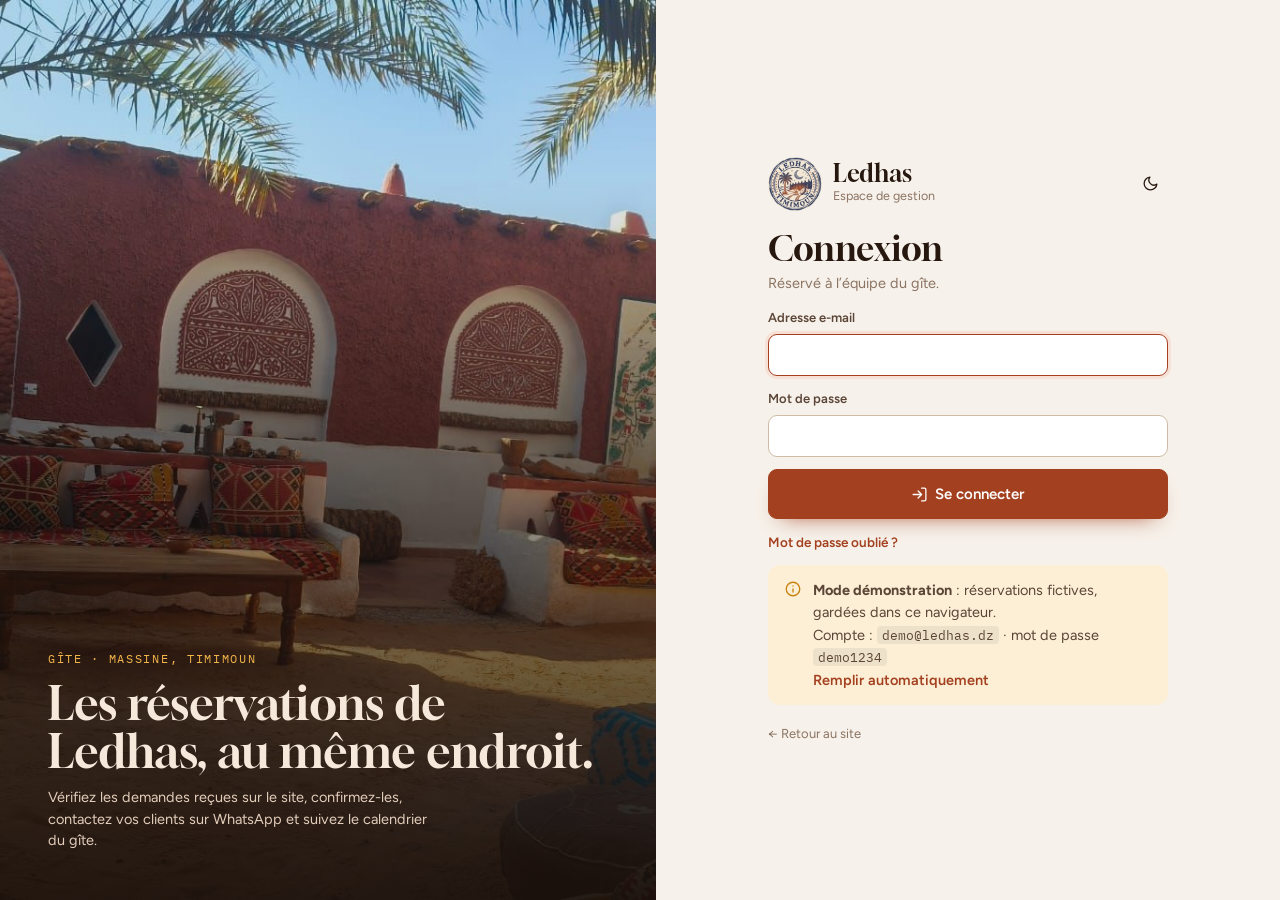
<file: admin/index.html>
<!DOCTYPE html>
<html lang="fr">
<head>
<meta charset="utf-8">
<meta name="viewport" content="width=device-width, initial-scale=1, viewport-fit=cover">
<meta name="robots" content="noindex, nofollow">
<meta name="theme-color" content="#172038">
<script>(function(){var t='light';try{t=localStorage.getItem('ledhas-admin-theme')||'light';}catch(e){}document.documentElement.setAttribute('data-theme',t==='dark'?'dark':'light');})();</script>
<title>Ledhas · Gestion</title>
<link rel="icon" type="image/png" href="/logo/favicon-64.png">
<link rel="apple-touch-icon" href="/logo/apple-touch-icon.png">
<link rel="preconnect" href="https://fonts.googleapis.com">
<link rel="preconnect" href="https://fonts.gstatic.com" crossorigin>
<link rel="stylesheet" href="https://fonts.googleapis.com/css2?family=Figtree:wght@400;500;600;700;800&family=Gloock&family=IBM+Plex+Mono:wght@400;500;600&display=swap">
<link rel="stylesheet" href="/admin/admin.css">
</head>
<body>
<div id="app"><div class="loader"><div class="spinner"></div><span>Chargement…</span></div></div>
<div class="toasts" id="toasts" aria-live="polite"></div>
<noscript><p style="padding:2rem;font-family:sans-serif">Activez JavaScript pour utiliser l’espace de gestion.</p></noscript>
<script src="/config.js"></script>
<script src="/admin/demo.js"></script>
<script src="/admin/admin.js"></script>
</body>
</html>
</file>
<file: admin/admin.css>
/* ==========================================================================
   Ledhas · espace de gestion
   Structure reprise du back office Bennabet (sidebar sombre, KPI, panneaux,
   tiroir de détail), couleurs et typographie du gîte (terre rouge, safran,
   bleu nuit du logo).
   ========================================================================== */
:root {
  --bg: #F6F1EA;
  --surface: #FFFFFF;
  --surface-2: #F3ECE2;
  --surface-3: #EADFD0;
  --line: #E6DACB;
  --line-strong: #CFBCA5;
  --ink: #26170F;
  --ink-2: #5B4536;
  --ink-3: #8C7463;
  --clay: #A3401F;
  --clay-strong: #7E2C14;
  --clay-soft: #F7E1D6;
  --clay-ink: #FFFFFF;
  --saff: #C98410;
  --saff-soft: #FCEFD6;
  --ok: #2F7A4B;
  --ok-soft: #DDF0E3;
  --bad: #B4322A;
  --bad-soft: #F8DEDA;
  --blue: #2D5F9A;
  --blue-soft: #DEE8F4;
  --violet: #6B4FB8;
  --violet-soft: #E8E2F6;
  --navy: #172038;
  --shadow: 0 1px 2px rgba(38, 23, 15, .06), 0 10px 26px -14px rgba(38, 23, 15, .22);
  --shadow-lg: 0 28px 70px -24px rgba(38, 23, 15, .45);
  --f-display: 'Gloock', Georgia, 'Times New Roman', serif;
  --f-body: 'Figtree', 'IBM Plex Sans Arabic', 'Segoe UI', system-ui, sans-serif;
  --f-mono: 'IBM Plex Mono', ui-monospace, 'SFMono-Regular', Menlo, monospace;
  --r-sm: 6px;
  --r: 12px;
  --r-lg: 18px;
  color-scheme: light;
}
@media (prefers-color-scheme: dark) {
  :root:not([data-theme="light"]) {
    --bg: #130E0B; --surface: #1B1411; --surface-2: #231A15; --surface-3: #2C211B;
    --line: #33271F; --line-strong: #4A392D; --ink: #F4E9DD; --ink-2: #CDB8A6; --ink-3: #9A8473;
    --clay: #E07A4F; --clay-strong: #F09A73; --clay-soft: #3A1E13; --clay-ink: #1A0D07;
    --saff: #F2B54A; --saff-soft: #3A2A10; --ok: #5BC384; --ok-soft: #14301F; --bad: #F07468; --bad-soft: #3A1714;
    --blue: #7BA9E3; --blue-soft: #16263B; --violet: #A994F0; --violet-soft: #251D3D;
    --shadow: 0 1px 2px rgba(0,0,0,.4), 0 10px 26px -14px rgba(0,0,0,.7);
    --shadow-lg: 0 28px 70px -24px rgba(0,0,0,.85);
    color-scheme: dark;
  }
}
:root[data-theme="dark"] {
  --bg: #130E0B; --surface: #1B1411; --surface-2: #231A15; --surface-3: #2C211B;
  --line: #33271F; --line-strong: #4A392D; --ink: #F4E9DD; --ink-2: #CDB8A6; --ink-3: #9A8473;
  --clay: #E07A4F; --clay-strong: #F09A73; --clay-soft: #3A1E13; --clay-ink: #1A0D07;
  --saff: #F2B54A; --saff-soft: #3A2A10; --ok: #5BC384; --ok-soft: #14301F; --bad: #F07468; --bad-soft: #3A1714;
  --blue: #7BA9E3; --blue-soft: #16263B; --violet: #A994F0; --violet-soft: #251D3D;
  --shadow: 0 1px 2px rgba(0,0,0,.4), 0 10px 26px -14px rgba(0,0,0,.7);
  --shadow-lg: 0 28px 70px -24px rgba(0,0,0,.85);
  color-scheme: dark;
}

*, *::before, *::after { box-sizing: border-box; }
html { -webkit-text-size-adjust: 100%; }
body { margin: 0; background: var(--bg); color: var(--ink); font: 400 14.5px/1.5 var(--f-body); -webkit-font-smoothing: antialiased; }
h1, h2, h3, p { margin: 0; }
a { color: inherit; text-decoration: none; }
button, input, select, textarea { font: inherit; color: inherit; }
img { display: block; max-width: 100%; }
.mono { font-family: var(--f-mono); }
.muted { color: var(--ink-3); }
.sr-only { position: absolute; width: 1px; height: 1px; overflow: hidden; clip: rect(0 0 0 0); white-space: nowrap; }
.icon { width: 18px; height: 18px; flex: none; stroke: currentColor; fill: none; stroke-width: 1.8; stroke-linecap: round; stroke-linejoin: round; }
.row { display: flex; align-items: center; gap: var(--gap, .6rem); flex-wrap: wrap; }
.stack { display: grid; gap: var(--gap, .8rem); }
.ellipsis { overflow: hidden; text-overflow: ellipsis; white-space: nowrap; }
:focus-visible { outline: 2px solid var(--clay); outline-offset: 2px; }

/* ---------- Buttons ---------- */
.btn {
  --b-bg: var(--surface); --b-fg: var(--ink); --b-bd: var(--line-strong);
  display: inline-flex; align-items: center; justify-content: center; gap: .45rem; height: 40px; padding-inline: 1rem;
  border-radius: 9px; border: 1px solid var(--b-bd); background: var(--b-bg); color: var(--b-fg);
  font-weight: 600; font-size: 14px; cursor: pointer; white-space: nowrap; transition: background .15s, border-color .15s, transform .1s, opacity .15s;
}
.btn:hover { border-color: var(--ink-3); }
.btn:active { transform: translateY(1px); }
.btn:disabled { opacity: .5; cursor: not-allowed; }
.btn-primary { --b-bg: var(--clay); --b-fg: var(--clay-ink); --b-bd: var(--clay); box-shadow: 0 10px 22px -14px var(--clay); }
.btn-primary:hover { --b-bg: var(--clay-strong); border-color: var(--clay-strong); }
.btn-ok { --b-bg: var(--ok); --b-fg: #fff; --b-bd: var(--ok); }
.btn-ok:hover { filter: brightness(.95); border-color: var(--ok); }
.btn-wa { --b-bg: #1F9D55; --b-fg: #fff; --b-bd: #1F9D55; }
.btn-wa:hover { filter: brightness(.95); border-color: #1F9D55; }
.btn-ghost { --b-bg: transparent; --b-bd: transparent; }
.btn-ghost:hover { --b-bg: var(--surface-2); border-color: transparent; }
.btn-danger { --b-fg: var(--bad); }
.btn-danger.armed { --b-bg: var(--bad); --b-fg: #fff; --b-bd: var(--bad); }
.btn-sm { height: 34px; padding-inline: .75rem; font-size: 13px; }
.btn-lg { height: 50px; padding-inline: 1.4rem; font-size: 15px; }
.btn-icon { width: 40px; padding: 0; }
.btn-icon.btn-sm { width: 34px; }
.btn .icon { width: 17px; height: 17px; }

/* ---------- Form controls ---------- */
.field { display: grid; gap: .4rem; min-width: 0; align-content: start; }
.field > span { font-size: 13px; font-weight: 600; color: var(--ink-2); }
.field small { color: var(--ink-3); font-size: 12px; }
.field.full { grid-column: 1 / -1; }
.input, .select, .textarea {
  width: 100%; height: 42px; padding-inline: .8rem; border-radius: 9px; border: 1px solid var(--line-strong);
  background: var(--surface); color: var(--ink); font-size: 14.5px; transition: border-color .15s, box-shadow .15s; min-width: 0;
}
.textarea { height: auto; min-height: 96px; padding-block: .65rem; resize: vertical; line-height: 1.5; }
.select { appearance: none; padding-inline-end: 2.2rem; background-image: linear-gradient(45deg, transparent 50%, var(--ink-3) 50%), linear-gradient(135deg, var(--ink-3) 50%, transparent 50%); background-size: 5px 5px; background-repeat: no-repeat; background-position: calc(100% - 17px) 52%, calc(100% - 12px) 52%; }
.input:focus, .select:focus, .textarea:focus { outline: none; border-color: var(--clay); box-shadow: 0 0 0 3px var(--clay-soft); }
.input-icon { position: relative; display: block; }
.input-icon .icon { position: absolute; inset-inline-start: .75rem; top: 50%; transform: translateY(-50%); color: var(--ink-3); pointer-events: none; }
.input-icon .input { padding-inline-start: 2.4rem; }
.form-grid { display: grid; grid-template-columns: repeat(2, minmax(0, 1fr)); gap: .9rem 1rem; }
@media (max-width: 520px) { .form-grid { grid-template-columns: minmax(0, 1fr); } }
.error-text { color: var(--bad); font-size: 13.5px; font-weight: 500; }
.ok-text { color: var(--ok); font-size: 13.5px; font-weight: 500; }

/* ---------- Pills ---------- */
.pill { --p-fg: var(--ink-2); --p-bg: var(--surface-2); display: inline-flex; align-items: center; gap: .4rem; height: 24px; padding-inline: .6rem; border-radius: 99px; background: var(--p-bg); color: var(--p-fg); font-size: 12px; font-weight: 700; white-space: nowrap; }
.pill::before { content: ""; width: 6px; height: 6px; border-radius: 50%; background: currentColor; }
.pill.plain::before { display: none; }
.pill[data-tone="saff"] { --p-fg: var(--saff); --p-bg: var(--saff-soft); }
.pill[data-tone="ok"] { --p-fg: var(--ok); --p-bg: var(--ok-soft); }
.pill[data-tone="blue"] { --p-fg: var(--blue); --p-bg: var(--blue-soft); }
.pill[data-tone="bad"] { --p-fg: var(--bad); --p-bg: var(--bad-soft); }
.pill[data-tone="clay"] { --p-fg: var(--clay); --p-bg: var(--clay-soft); }
.pill[data-tone="violet"] { --p-fg: var(--violet); --p-bg: var(--violet-soft); }
.tag { display: inline-flex; align-items: center; height: 20px; padding-inline: .4rem; border-radius: 5px; border: 1px solid var(--line); font-size: 11px; font-weight: 700; color: var(--ink-3); font-family: var(--f-mono); }

/* ---------- App shell ---------- */
.app { display: grid; grid-template-columns: 256px minmax(0, 1fr); min-height: 100vh; }
.sidebar {
  position: sticky; top: 0; height: 100vh; overflow-y: auto; background: var(--navy); color: #C9CEDC;
  --sb-2: #222C49; --sb-line: #27304D; --sb-3: #7D87A4;
  display: flex; flex-direction: column; gap: 1rem; padding: calc(14px + env(safe-area-inset-top, 0px)) 12px calc(14px + env(safe-area-inset-bottom, 0px));
  border-inline-end: 1px solid #0F1628;
}
.sb-brand { display: flex; align-items: center; gap: .7rem; padding: .3rem .4rem .7rem; }
.sb-brand img { width: 42px; height: 42px; border-radius: 50%; background: #fff; }
.sb-brand strong { display: block; font-family: var(--f-display); font-size: 20px; font-weight: 400; color: #fff; line-height: 1.1; letter-spacing: .01em; }
.sb-brand span { font-size: 12px; color: var(--sb-3); }
.sb-group { display: grid; gap: 2px; }
.sb-label { font-size: 11px; font-weight: 700; color: var(--sb-3); padding: .6rem .6rem .3rem; text-transform: uppercase; letter-spacing: .09em; }
.sb-link { display: flex; align-items: center; gap: .7rem; padding: .55rem .65rem; border-radius: 9px; font-size: 14px; font-weight: 500; color: #C9CEDC; border: 0; background: none; width: 100%; text-align: start; cursor: pointer; position: relative; transition: background .12s, color .12s; }
.sb-link:hover { background: var(--sb-2); color: #fff; }
.sb-link[aria-current="page"] { color: #fff; font-weight: 600; background: linear-gradient(90deg, rgba(224,122,79,.38), rgba(224,122,79,.12)); box-shadow: inset 0 0 0 1px rgba(242,181,74,.22); }
.sb-badge { margin-inline-start: auto; font-family: var(--f-mono); font-size: 11px; min-width: 21px; height: 20px; padding-inline: 6px; border-radius: 10px; background: #E39A2D; color: #1A1206; font-weight: 700; display: grid; place-items: center; }
.sb-foot { margin-top: auto; display: grid; gap: .6rem; }
.user-chip { display: flex; align-items: center; gap: .65rem; padding: .6rem; border-radius: var(--r); border: 1px solid var(--sb-line); background: #121A2E; }
.user-chip .btn-ghost { --b-fg: #C9CEDC; }
.user-chip .btn-ghost:hover { --b-bg: var(--sb-2); }
.avatar { width: 34px; height: 34px; border-radius: 50%; background: #3A2018; color: #F7C9B3; display: grid; place-items: center; font-weight: 700; font-size: 13px; flex: none; font-family: var(--f-mono); }
.u-name { font-size: 13.5px; font-weight: 600; color: #fff; line-height: 1.2; }
.u-role { font-size: 12px; color: var(--sb-3); }
.user-chip .btn { margin-inline-start: auto; }

.main-col { min-width: 0; display: flex; flex-direction: column; }
.topbar {
  position: sticky; top: 0; z-index: 30; display: flex; align-items: center; gap: .7rem; min-height: 62px;
  padding: env(safe-area-inset-top, 0px) max(16px, env(safe-area-inset-right, 0px)) 0 max(16px, env(safe-area-inset-left, 0px));
  background: color-mix(in srgb, var(--bg) 88%, transparent); backdrop-filter: blur(10px); -webkit-backdrop-filter: blur(10px); border-bottom: 1px solid var(--line);
}
.tb-title { font-weight: 700; font-size: 15px; white-space: nowrap; overflow: hidden; text-overflow: ellipsis; }
.tb-search { flex: 1; max-width: 460px; margin-inline: auto; position: relative; }
.tb-search .input { height: 38px; background: var(--surface); }
.tb-actions { display: flex; align-items: center; gap: .35rem; margin-inline-start: auto; }
.tb-search + .tb-actions { margin-inline-start: 0; }
.sync-note { font-size: 12px; color: var(--ink-3); white-space: nowrap; }
.sb-toggle { display: none; }
.content { padding: 24px max(16px, env(safe-area-inset-right, 0px)) calc(48px + env(safe-area-inset-bottom, 0px)) max(16px, env(safe-area-inset-left, 0px)); display: grid; gap: 20px; align-content: start; }
.content > * { min-width: 0; }
@media (min-width: 900px) { .content { padding-inline: 30px; } }
.overlay { position: fixed; inset: 0; background: rgba(18, 10, 6, .45); z-index: 80; backdrop-filter: blur(2px); }
.overlay.enter, .sb-overlay { animation: fade .2s ease; }

.popover { position: absolute; top: calc(100% + 6px); inset-inline: 0; z-index: 40; background: var(--surface); border: 1px solid var(--line); border-radius: var(--r); box-shadow: var(--shadow-lg); padding: .4rem; max-height: 420px; overflow-y: auto; }
.pop-item { display: flex; gap: .7rem; align-items: center; padding: .55rem .6rem; border-radius: 8px; font-size: 13.5px; cursor: pointer; width: 100%; border: 0; background: none; text-align: start; color: var(--ink); }
.pop-item:hover, .pop-item.focus { background: var(--surface-2); }
.pop-item small { display: block; color: var(--ink-3); font-size: 12px; }
.pop-head { padding: .5rem .6rem; font-size: 12.5px; color: var(--ink-3); }

@media (max-width: 1000px) {
  .app { grid-template-columns: minmax(0, 1fr); }
  .sidebar { position: fixed; inset-block: 0; inset-inline-start: 0; width: 280px; z-index: 85; transform: translateX(-102%); transition: transform .25s; box-shadow: var(--shadow-lg); }
  .sidebar.open { transform: none; }
  .sb-toggle { display: inline-flex; }
  .tb-search { display: none; }
  .sync-note { display: none; }
  .sb-overlay { z-index: 84; }
}
@media (max-width: 560px) { .hide-sm { display: none; } }

/* ---------- Page header ---------- */
.app-head { display: flex; justify-content: space-between; align-items: flex-end; gap: 1rem; flex-wrap: wrap; }
.app-head h1 { font-family: var(--f-display); font-weight: 400; font-size: clamp(26px, 3vw, 36px); line-height: 1.1; letter-spacing: -.01em; }
.app-head p { color: var(--ink-3); font-size: 14px; margin-top: .35rem; }

/* ---------- KPI tiles ---------- */
.kpis { display: grid; grid-template-columns: repeat(5, minmax(0, 1fr)); gap: 12px; }
.kpi { background: var(--surface); border: 1px solid var(--line); border-radius: var(--r); padding: 14px 16px 13px; display: grid; gap: 6px; position: relative; overflow: hidden; min-width: 0; text-align: start; color: inherit; cursor: pointer; transition: border-color .2s, transform .2s, box-shadow .2s; font: inherit; }
.kpi:hover { border-color: var(--line-strong); transform: translateY(-2px); box-shadow: var(--shadow); }
.k-label { font-size: 12.5px; color: var(--ink-3); font-weight: 600; display: flex; align-items: center; gap: .45rem; }
.k-label .icon { width: 15px; height: 15px; }
.k-value { font-family: var(--f-mono); font-size: clamp(22px, 2vw, 28px); font-weight: 500; letter-spacing: -.02em; line-height: 1.15; }
.k-value small { font-size: .5em; color: var(--ink-3); margin-inline-start: .25rem; letter-spacing: 0; }
.k-foot { font-size: 12px; color: var(--ink-3); min-height: 18px; }
.kpi.alert { border-color: color-mix(in srgb, var(--saff) 45%, var(--line)); }
.kpi.alert::before { content: ""; position: absolute; inset-block: 0; inset-inline-start: 0; width: 3px; background: var(--saff); }
@media (max-width: 1280px) { .kpis { grid-template-columns: repeat(3, minmax(0, 1fr)); } }
@media (max-width: 760px) { .kpis { grid-template-columns: repeat(2, minmax(0, 1fr)); } }

/* ---------- Grids & panels ---------- */
.g-2-1 { display: grid; grid-template-columns: minmax(0, 1.6fr) minmax(0, 1fr); gap: 16px; }
.g-3 { display: grid; grid-template-columns: repeat(3, minmax(0, 1fr)); gap: 16px; }
@media (max-width: 1180px) { .g-2-1, .g-3 { grid-template-columns: minmax(0, 1fr); } }
.panel { background: var(--surface); border: 1px solid var(--line); border-radius: var(--r); min-width: 0; }
.panel-head { display: flex; align-items: center; justify-content: space-between; gap: 1rem; padding: .95rem 1.15rem; border-bottom: 1px solid var(--line); }
.panel-head h3 { font-size: 15px; font-weight: 700; }
.panel-head .sub { font-size: 12.5px; color: var(--ink-3); }
.panel-body { padding: 1.1rem 1.15rem; }
.empty { padding: 2.2rem 1.2rem; text-align: center; color: var(--ink-3); display: grid; gap: .4rem; justify-items: center; }
.empty .icon { width: 28px; height: 28px; opacity: .6; }
.empty strong { color: var(--ink-2); }

/* ---------- Queue (à vérifier / aujourd'hui) ---------- */
.queue { display: grid; }
.q-item { display: grid; grid-template-columns: 4px minmax(0, 1fr) auto; gap: .9rem; align-items: center; padding: .8rem 1.05rem; border-bottom: 1px solid var(--line); cursor: pointer; transition: background .12s; border-inline: 0; border-top: 0; background: none; text-align: start; color: var(--ink); width: 100%; font: inherit; }
.q-item:last-child { border-bottom: 0; }
.q-item:hover { background: var(--surface-2); }
.q-item .stripe { align-self: stretch; border-radius: 2px; background: var(--line-strong); }
.q-item .stripe[data-s="nouvelle"] { background: var(--saff); }
.q-item .stripe[data-s="confirmee"] { background: var(--ok); }
.q-item .stripe[data-s="arrivee"] { background: var(--blue); }
.q-item .stripe[data-s="annulee"] { background: var(--bad); }
.q-main { min-width: 0; }
.q-main strong { font-size: 14px; display: block; overflow: hidden; text-overflow: ellipsis; white-space: nowrap; }
.q-main span { font-size: 12.5px; color: var(--ink-3); }
.q-side { display: grid; gap: .3rem; justify-items: end; font-size: 12px; color: var(--ink-3); }
.day-label { padding: .55rem 1.05rem; font-size: 11.5px; font-weight: 700; text-transform: uppercase; letter-spacing: .08em; color: var(--ink-3); background: var(--surface-2); border-bottom: 1px solid var(--line); }

/* ---------- Chart ---------- */
.chart-box { padding: 12px 14px 6px; }
.chart-svg { display: block; width: 100%; height: auto; overflow: visible; }
.chart-axis { font-family: var(--f-mono); font-size: 10px; fill: var(--ink-3); }
.chart-grid { stroke: var(--line); stroke-width: 1; }
.bar { transform-box: fill-box; transform-origin: bottom; animation: rise .7s cubic-bezier(.22,1,.36,1) both; }
.bar-hover:hover { opacity: .8; }
.legend { display: flex; gap: .4rem 1rem; flex-wrap: wrap; font-size: 12px; color: var(--ink-3); }
.legend i { display: inline-block; width: 10px; height: 10px; border-radius: 3px; margin-inline-end: .35rem; vertical-align: -1px; }
.hbars { list-style: none; margin: 0; padding: 0; display: grid; gap: .8rem; }
.hb-top { display: flex; justify-content: space-between; gap: .8rem; font-size: 13.5px; margin-bottom: .3rem; }
.hb-val { font-family: var(--f-mono); font-size: 12.5px; color: var(--ink-2); white-space: nowrap; }
.hb-track { height: 7px; border-radius: 4px; background: var(--surface-2); overflow: hidden; }
.hb-fill { height: 100%; border-radius: 4px; background: var(--clay); transition: width .9s cubic-bezier(.22,1,.36,1); }
@keyframes rise { from { transform: scaleY(0); } to { transform: scaleY(1); } }
@keyframes fade { from { opacity: 0; } to { opacity: 1; } }

/* ---------- Filters & table ---------- */
.filterbar { display: flex; gap: .6rem; flex-wrap: wrap; align-items: center; padding: .8rem 1rem; border-bottom: 1px solid var(--line); }
.filterbar .input-icon { flex: 1; min-width: 200px; max-width: 380px; }
.filterbar .input { height: 38px; font-size: 14px; }
.chips { display: flex; gap: .35rem; flex-wrap: wrap; padding: .8rem 1rem 0; }
.chip { height: 32px; padding-inline: .75rem; border-radius: 99px; border: 1px solid var(--line-strong); background: var(--surface); font-size: 13px; font-weight: 600; cursor: pointer; color: var(--ink-2); display: inline-flex; align-items: center; gap: .4rem; }
.chip b { font-family: var(--f-mono); font-weight: 500; color: var(--ink-3); }
.chip[aria-pressed="true"] { background: var(--ink); border-color: var(--ink); color: var(--bg); }
.chip[aria-pressed="true"] b { color: inherit; opacity: .7; }
.segmented { display: inline-flex; padding: 3px; background: var(--surface-2); border-radius: 9px; gap: 2px; }
.segmented button { border: 0; background: transparent; height: 32px; padding-inline: .8rem; border-radius: 7px; font-size: 13px; font-weight: 600; color: var(--ink-2); cursor: pointer; }
.segmented button[aria-pressed="true"] { background: var(--surface); color: var(--ink); box-shadow: 0 1px 2px rgba(0,0,0,.12); }
.table-wrap { overflow-x: auto; }
.table { width: 100%; border-collapse: collapse; font-size: 14px; }
.table th { text-align: start; font-size: 12px; font-weight: 700; color: var(--ink-3); padding: .65rem .9rem; border-bottom: 1px solid var(--line); white-space: nowrap; }
.table td { padding: .75rem .9rem; border-bottom: 1px solid var(--line); vertical-align: middle; }
.table tbody tr { cursor: pointer; transition: background .12s; }
.table tbody tr:hover { background: var(--surface-2); }
.table tbody tr:last-child td { border-bottom: 0; }
.table tbody tr.is-new td:first-child { box-shadow: inset 3px 0 0 var(--saff); }
.cell-main { font-weight: 600; }
.cell-sub { font-size: 12.5px; color: var(--ink-3); }
.t-num { text-align: end; white-space: nowrap; font-variant-numeric: tabular-nums; }
.list-foot { padding: .7rem 1rem; font-size: 12.5px; color: var(--ink-3); border-top: 1px solid var(--line); }
/* Phone: the table turns into cards */
@media (max-width: 760px) {
  .table thead { display: none; }
  .table, .table tbody, .table tr, .table td { display: block; width: 100%; }
  .table tr { padding: .8rem 1rem; border-bottom: 1px solid var(--line); display: grid; grid-template-columns: minmax(0, 1fr) auto; gap: .25rem .8rem; }
  .table tbody tr:last-child { border-bottom: 0; }
  .table td { padding: 0; border: 0; }
  .table td[data-c="client"] { grid-column: 1; grid-row: 1; }
  .table td[data-c="status"] { grid-column: 2; grid-row: 1; justify-self: end; }
  .table td[data-c="stay"] { grid-column: 1 / -1; }
  .table td[data-c="ref"] { grid-column: 1 / -1; order: 9; }
  .table td[data-c="ref"] .cell-main { display: inline; font-size: 12px; color: var(--ink-3); font-weight: 500; margin-inline-end: .5rem; }
  .table td[data-c="ref"] .cell-sub { display: inline; }
  .table td[data-c="people"], .table td[data-c="room"] { grid-column: 1 / -1; font-size: 13px; color: var(--ink-2); }
  .table td[data-c="people"] .cell-main, .table td[data-c="room"] .cell-main { display: inline; font-weight: 500; }
  .table td[data-c="people"] .cell-sub, .table td[data-c="room"] .cell-sub { display: inline; margin-inline-start: .4rem; }
  .table tbody tr.is-new td:first-child { box-shadow: none; }
  .table tbody tr.is-new { box-shadow: inset 3px 0 0 var(--saff); }
  .table td.t-num { text-align: start; }
}

/* ---------- Drawer ---------- */
.drawer { position: fixed; inset-block: 0; inset-inline-end: 0; width: min(640px, 100%); z-index: 90; background: var(--bg); box-shadow: var(--shadow-lg); display: flex; flex-direction: column; }
.drawer.enter { animation: slideIn .28s cubic-bezier(.22,1,.36,1); }
@keyframes slideIn { from { transform: translateX(40px); opacity: 0; } to { transform: none; opacity: 1; } }
.drawer-head { padding: calc(14px + env(safe-area-inset-top, 0px)) 20px 14px; border-bottom: 1px solid var(--line); background: var(--surface); display: grid; gap: .7rem; }
.dh-top { display: flex; align-items: center; gap: .6rem; }
.dh-top .mono { font-size: 13px; color: var(--ink-3); }
.dh-top .btn-icon { margin-inline-start: auto; }
.drawer-head h2 { font-family: var(--f-display); font-weight: 400; font-size: 28px; line-height: 1.1; }
.dh-meta { display: flex; flex-wrap: wrap; gap: .35rem .9rem; font-size: 13px; color: var(--ink-3); }
.drawer-body { flex: 1; overflow-y: auto; padding: 18px 20px calc(30px + env(safe-area-inset-bottom, 0px)); display: grid; gap: 16px; align-content: start; }
.action-bar { display: flex; gap: .5rem; flex-wrap: wrap; }
.card { background: var(--surface); border: 1px solid var(--line); border-radius: var(--r); padding: 14px 16px; display: grid; gap: .8rem; }
.card-title { font-size: 12px; font-weight: 700; text-transform: uppercase; letter-spacing: .08em; color: var(--ink-3); display: flex; align-items: center; justify-content: space-between; gap: .6rem; }
.stay-strip { display: grid; grid-template-columns: minmax(0, 1fr) auto minmax(0, 1fr); gap: .8rem; align-items: center; }
.stay-strip .d b { display: block; font-size: 17px; font-weight: 700; }
.stay-strip .d span { font-size: 12.5px; color: var(--ink-3); }
.stay-strip .d:last-child { text-align: end; }
.stay-strip .n { font-family: var(--f-mono); font-size: 12.5px; color: var(--clay); background: var(--clay-soft); padding: .3rem .6rem; border-radius: 99px; white-space: nowrap; font-weight: 600; }
.dl { display: grid; grid-template-columns: repeat(3, minmax(0, 1fr)); gap: .9rem 1.1rem; margin: 0; }
.dl div { display: grid; gap: .15rem; min-width: 0; }
.dl dt { font-size: 12px; color: var(--ink-3); }
.dl dd { margin: 0; font-size: 14.5px; font-weight: 600; word-break: break-word; }
@media (max-width: 520px) { .dl { grid-template-columns: repeat(2, minmax(0, 1fr)); } }
.quote { background: var(--surface-2); border-radius: 9px; padding: .7rem .85rem; font-size: 14px; white-space: pre-wrap; word-break: break-word; }
.contact-line { display: flex; align-items: center; gap: .6rem; flex-wrap: wrap; font-size: 15px; }
.contact-line .mono { font-size: 15px; }
.menu { position: relative; }
.menu-list { position: absolute; top: calc(100% + 6px); inset-inline-start: 0; z-index: 20; min-width: 260px; background: var(--surface); border: 1px solid var(--line); border-radius: var(--r); box-shadow: var(--shadow-lg); padding: .35rem; display: grid; }
.menu-list button { display: grid; gap: .1rem; text-align: start; border: 0; background: none; padding: .55rem .65rem; border-radius: 8px; cursor: pointer; font-size: 14px; font-weight: 600; color: var(--ink); }
.menu-list button small { font-weight: 400; color: var(--ink-3); font-size: 12px; }
.menu-list button:hover { background: var(--surface-2); }
.tabs { display: flex; gap: .2rem; border-bottom: 1px solid var(--line); overflow-x: auto; }
.tabs button { border: 0; background: none; padding: .7rem .85rem; font-weight: 600; font-size: 14px; color: var(--ink-3); cursor: pointer; border-bottom: 2px solid transparent; margin-bottom: -1px; white-space: nowrap; }
.tabs button[aria-selected="true"] { color: var(--ink); border-color: var(--clay); }
.money-row { display: grid; grid-template-columns: repeat(3, minmax(0, 1fr)); gap: .8rem; }
.money-row div { background: var(--surface-2); border-radius: 9px; padding: .6rem .75rem; }
.money-row span { font-size: 12px; color: var(--ink-3); display: block; }
.money-row b { font-family: var(--f-mono); font-weight: 600; font-size: 15px; }
.money-row b.due { color: var(--clay); }
.money-row b.paid { color: var(--ok); }
.timeline { list-style: none; margin: 0; padding: 0; display: grid; gap: 0; }
.timeline li { display: grid; grid-template-columns: 22px minmax(0, 1fr); gap: .7rem; padding-bottom: 1rem; position: relative; }
.timeline li::before { content: ""; position: absolute; inset-inline-start: 10px; top: 22px; bottom: 0; width: 2px; background: var(--line); }
.timeline li:last-child::before { display: none; }
.timeline .dot { width: 22px; height: 22px; border-radius: 50%; display: grid; place-items: center; background: var(--surface-2); color: var(--ink-3); }
.timeline .dot .icon { width: 13px; height: 13px; }
.timeline .dot[data-k="status"] { background: var(--ok-soft); color: var(--ok); }
.timeline .dot[data-k="contact"] { background: #DDF3E6; color: #1F9D55; }
.timeline .dot[data-k="created"] { background: var(--saff-soft); color: var(--saff); }
.timeline .t-main { font-size: 14px; }
.timeline .t-sub { font-size: 12px; color: var(--ink-3); }
.form-actions { display: flex; gap: .6rem; flex-wrap: wrap; justify-content: space-between; align-items: center; padding-top: .3rem; }

/* ---------- Calendar ---------- */
.cal-head { display: flex; align-items: center; gap: .6rem; flex-wrap: wrap; }
.cal-head h2 { font-family: var(--f-display); font-weight: 400; font-size: 26px; text-transform: capitalize; min-width: 9ch; }
.cal { display: grid; grid-template-columns: repeat(7, minmax(0, 1fr)); border-top: 1px solid var(--line); }
.cal-dow { padding: .55rem .6rem; font-size: 11.5px; font-weight: 700; color: var(--ink-3); text-transform: uppercase; letter-spacing: .06em; border-bottom: 1px solid var(--line); }
.cal-day { min-height: 118px; border-bottom: 1px solid var(--line); border-inline-end: 1px solid var(--line); padding: .4rem .45rem .5rem; display: grid; gap: .25rem; align-content: start; min-width: 0; }
.cal-day:nth-child(7n) { border-inline-end: 0; }
.cal-day.out { background: color-mix(in srgb, var(--surface-2) 55%, transparent); }
.cal-day.out .cal-num { opacity: .45; }
.cal-day.today .cal-num { background: var(--clay); color: var(--clay-ink); }
.cal-top { display: flex; justify-content: space-between; align-items: center; }
.cal-num { font-family: var(--f-mono); font-size: 12px; width: 24px; height: 24px; border-radius: 50%; display: grid; place-items: center; }
.cal-count { font-size: 11px; color: var(--ink-3); font-family: var(--f-mono); }
.cal-ev { display: flex; align-items: center; gap: .3rem; border: 0; border-radius: 6px; padding: .18rem .4rem; font-size: 12px; font-weight: 600; text-align: start; cursor: pointer; min-width: 0; width: 100%; background: var(--surface-2); color: var(--ink-2); }
.cal-ev span { overflow: hidden; text-overflow: ellipsis; white-space: nowrap; }
.cal-ev i { font-style: normal; font-family: var(--f-mono); font-size: 10.5px; opacity: .8; flex: none; }
.cal-ev[data-s="nouvelle"] { background: var(--saff-soft); color: var(--saff); background-image: repeating-linear-gradient(135deg, transparent 0 5px, rgba(201,132,16,.12) 5px 10px); }
.cal-ev[data-s="confirmee"] { background: var(--ok-soft); color: var(--ok); }
.cal-ev[data-s="arrivee"] { background: var(--blue-soft); color: var(--blue); }
.cal-ev[data-s="terminee"] { background: var(--surface-2); color: var(--ink-3); }
.cal-more { font-size: 11.5px; color: var(--ink-3); padding-inline: .4rem; border: 0; background: none; text-align: start; cursor: pointer; }
.agenda { display: none; }
@media (max-width: 760px) {
  .cal, .cal-dows { display: none; }
  .agenda { display: grid; }
}

/* ---------- Login ---------- */
.login { min-height: 100vh; display: grid; grid-template-columns: minmax(0, 1.05fr) minmax(0, 1fr); }
.login-side { position: relative; overflow: hidden; background: #2A140B; }
.login-side img { position: absolute; inset: 0; width: 100%; height: 100%; object-fit: cover; }
.login-side::after { content: ""; position: absolute; inset: 0; background: linear-gradient(180deg, rgba(23,32,56,.1) 20%, rgba(23,14,10,.88)); }
.ls-copy { position: absolute; z-index: 1; inset-inline: 3rem; bottom: 3rem; color: #F6E9DC; display: grid; gap: .7rem; }
.ls-copy .eyebrow { font-family: var(--f-mono); font-size: 12px; letter-spacing: .14em; text-transform: uppercase; color: #F2B54A; }
.ls-copy h2 { font-family: var(--f-display); font-weight: 400; font-size: clamp(34px, 3.6vw, 52px); line-height: 1.05; }
.ls-copy p { color: #E3CDBB; max-width: 44ch; }
.login-main { display: grid; place-items: center; padding: 2rem max(18px, env(safe-area-inset-right, 0px)) 2rem max(18px, env(safe-area-inset-left, 0px)); }
.login-card { width: min(400px, 100%); display: grid; gap: 1.2rem; }
.login-brand { display: flex; align-items: center; gap: .7rem; }
.login-brand img { width: 54px; height: 54px; }
.login-brand strong { font-family: var(--f-display); font-weight: 400; font-size: 24px; display: block; line-height: 1; }
.login-brand span { font-size: 12.5px; color: var(--ink-3); }
.login-card h1 { font-family: var(--f-display); font-weight: 400; font-size: 34px; line-height: 1.1; }
.link-btn { border: 0; background: none; padding: 0; color: var(--clay); font-weight: 600; cursor: pointer; font-size: 13.5px; justify-self: start; }
.notice { display: flex; gap: .7rem; align-items: flex-start; padding: .85rem 1rem; border-radius: var(--r); background: var(--saff-soft); color: var(--ink-2); font-size: 13.5px; }
.notice .icon { color: var(--saff); margin-top: 1px; }
.notice code { font-family: var(--f-mono); font-size: 12.5px; background: rgba(0,0,0,.06); padding: .05rem .3rem; border-radius: 4px; }
.notice ol { margin: .4rem 0 0; padding-inline-start: 1.1rem; display: grid; gap: .25rem; }
@media (max-width: 860px) { .login { grid-template-columns: minmax(0, 1fr); } .login-side { display: none; } }

/* ---------- Toasts & loader ---------- */
.toasts { position: fixed; z-index: 120; inset-inline-end: max(16px, env(safe-area-inset-right, 0px)); bottom: max(16px, env(safe-area-inset-bottom, 0px)); display: grid; gap: .5rem; width: min(380px, calc(100% - 32px)); }
.toast { display: flex; gap: .7rem; align-items: flex-start; padding: .8rem .95rem; border-radius: var(--r); background: var(--ink); color: var(--bg); box-shadow: var(--shadow-lg); font-size: 14px; animation: toastIn .3s cubic-bezier(.22,1,.36,1); cursor: pointer; }
.toast.bad { background: var(--bad); color: #fff; }
.toast .icon { margin-top: 1px; }
.toast small { display: block; opacity: .75; font-size: 12.5px; }
@keyframes toastIn { from { transform: translateY(12px); opacity: 0; } to { transform: none; opacity: 1; } }
.loader { min-height: 100vh; display: grid; place-items: center; gap: 1rem; color: var(--ink-3); }
.spinner { width: 34px; height: 34px; border-radius: 50%; border: 3px solid var(--line); border-top-color: var(--clay); animation: spin .8s linear infinite; }
@keyframes spin { to { transform: rotate(360deg); } }
.btn .spinner { width: 16px; height: 16px; border-width: 2px; border-top-color: currentColor; }
@media (prefers-reduced-motion: reduce) { *, *::before, *::after { animation-duration: .01ms !important; transition-duration: .01ms !important; } }

/* ---------- Demo mode ---------- */
.sb-env { margin-inline-start: auto; font-family: var(--f-mono); font-size: 10px; padding: .15rem .45rem; border-radius: 4px; background: rgba(242,181,74,.16); color: #F2B54A; font-weight: 600; letter-spacing: .06em; align-self: center; }
.demo-note { border: 0; text-align: start; cursor: pointer; font: inherit; color: var(--ink-2); line-height: 1.55; }
.demo-note:hover { filter: brightness(.98); }
.demo-note u { color: var(--clay); font-weight: 600; text-decoration: none; }
.login-brand .theme-btn { margin-inline-start: auto; }
</file>
